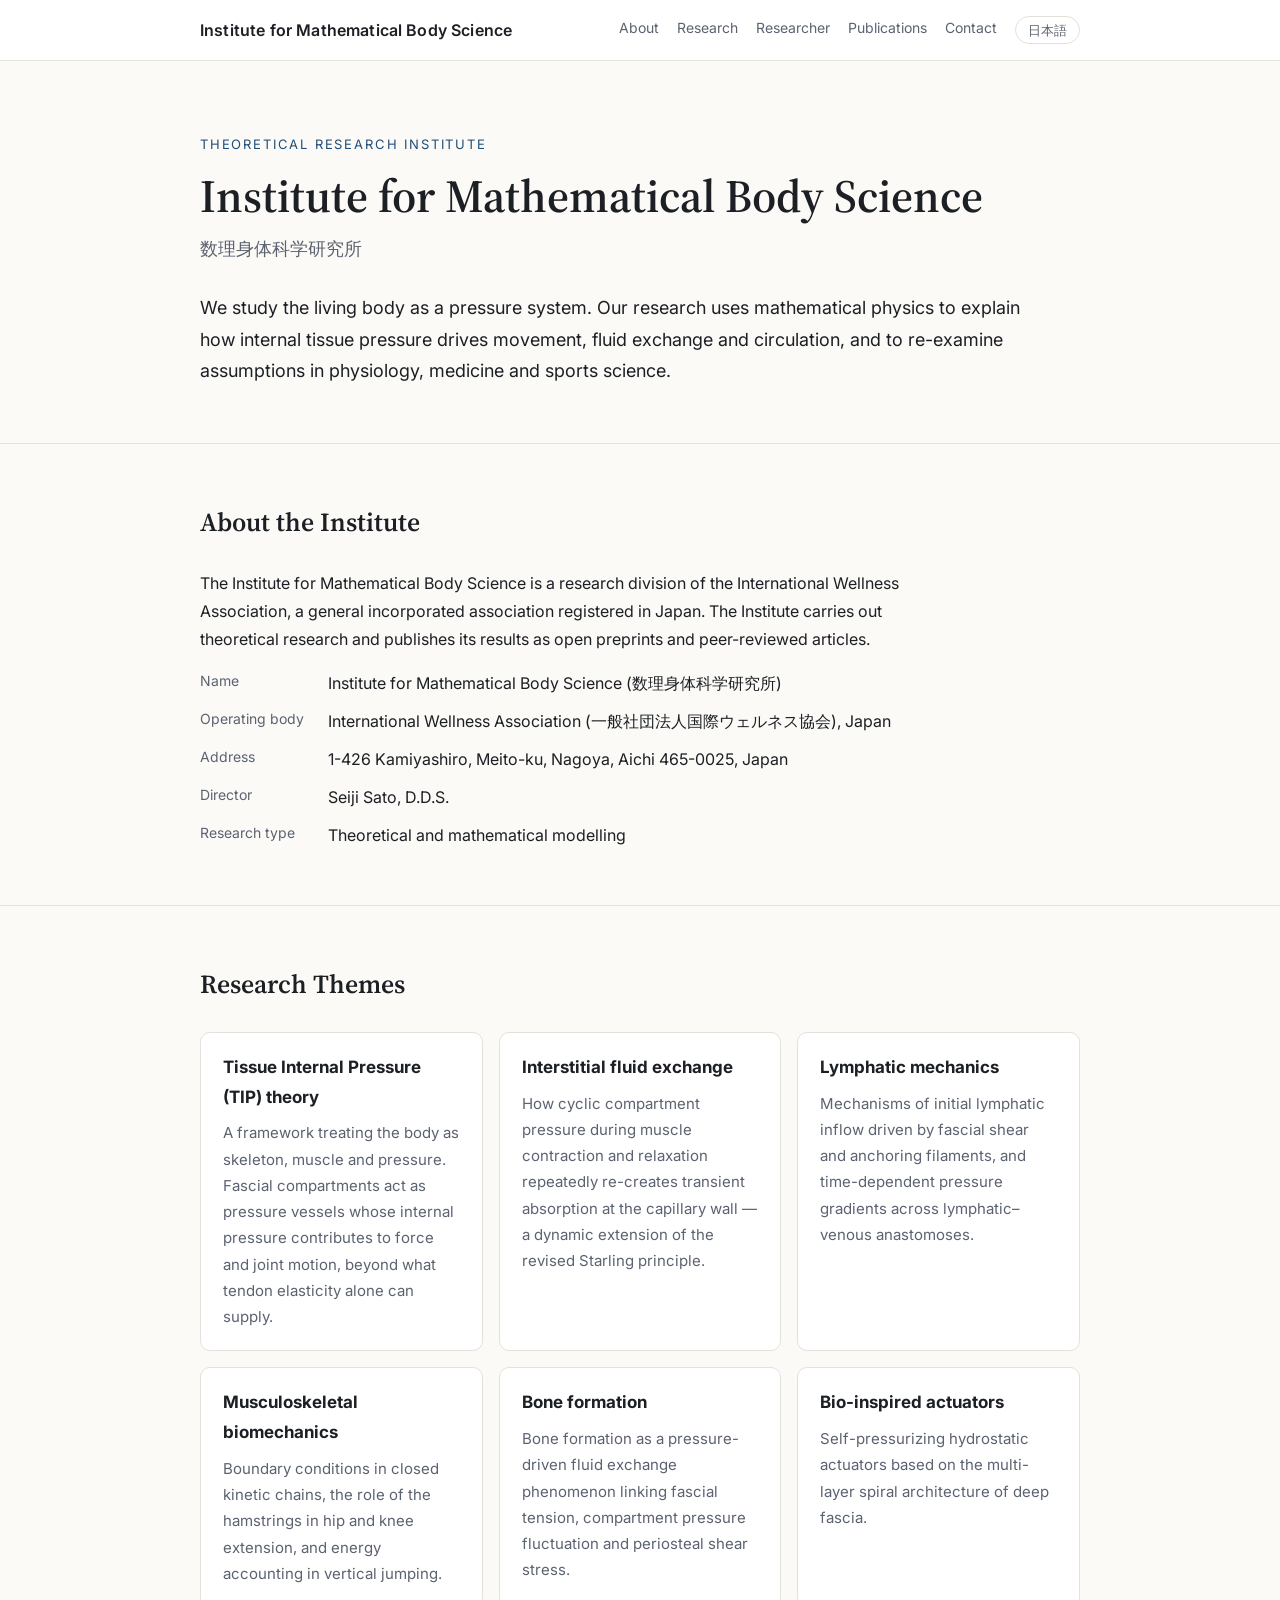
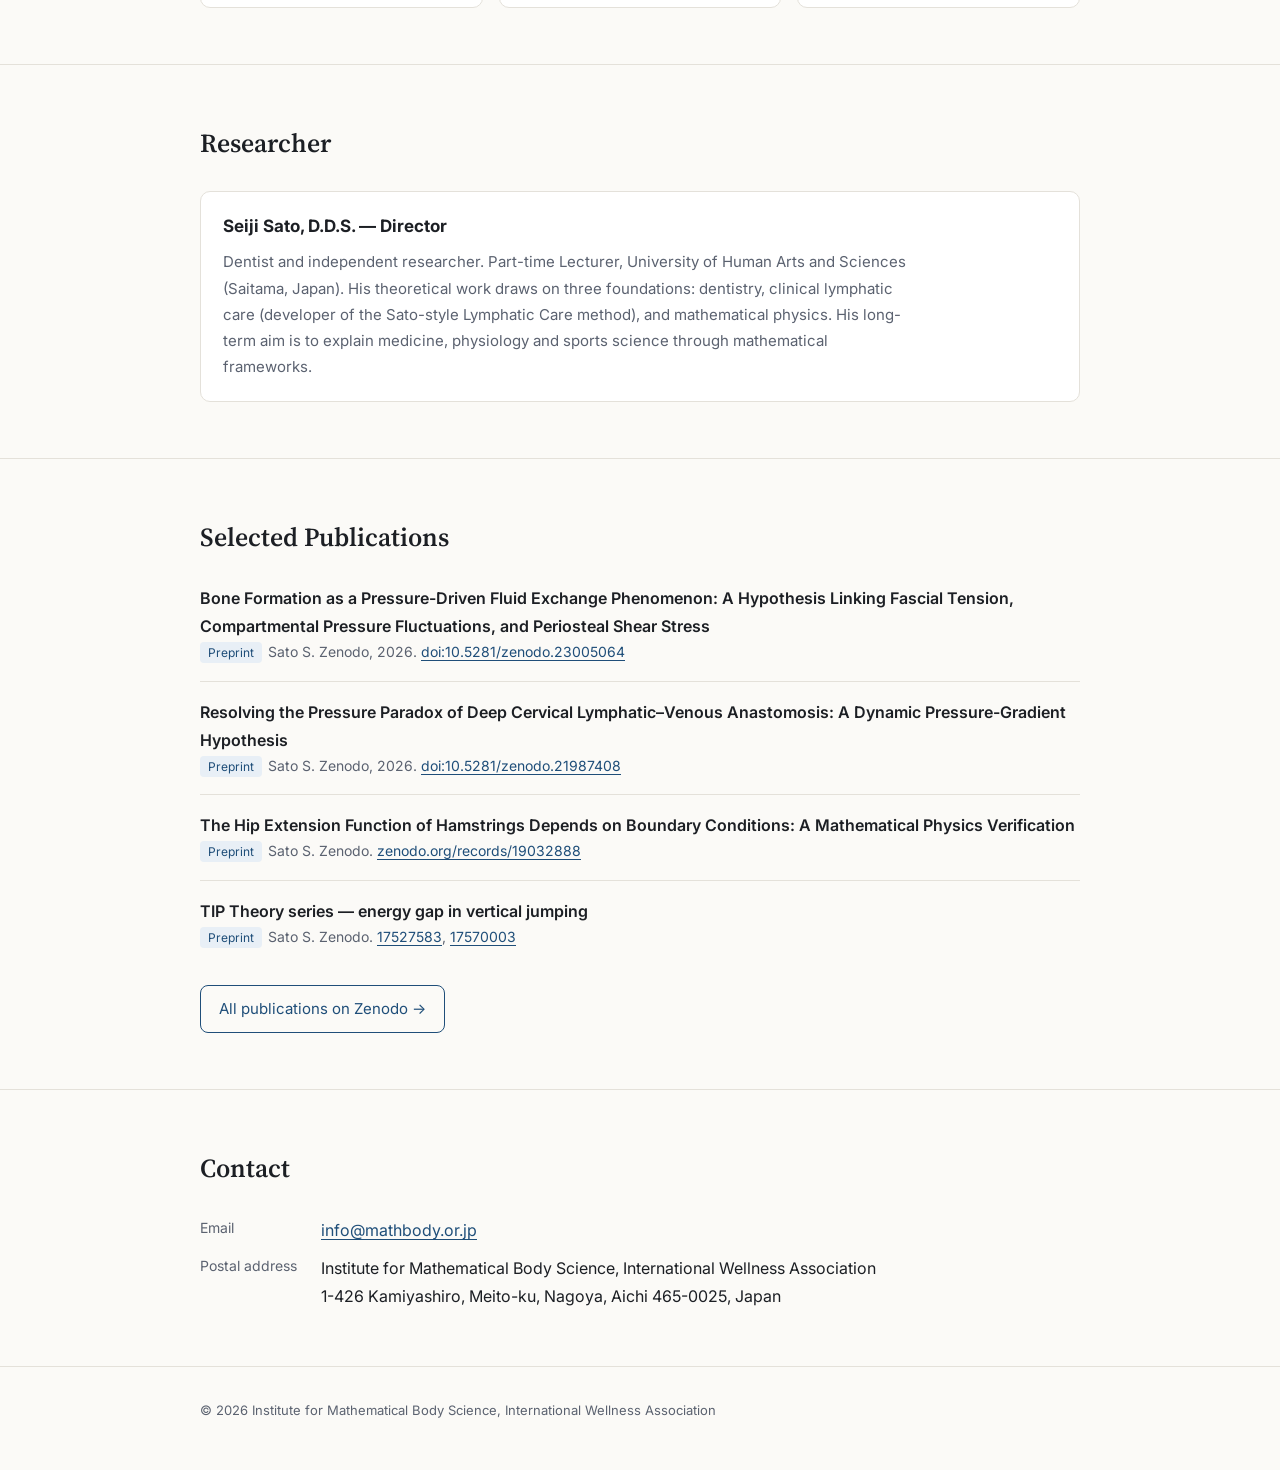
<file: index.html>
<!doctype html>
<html lang="en">
<head>
<meta charset="utf-8">
<meta name="viewport" content="width=device-width, initial-scale=1">
<title>Institute for Mathematical Body Science</title>
<meta name="description" content="Institute for Mathematical Body Science — theoretical research that explains physiology, medicine and sports science as pressure-driven physical systems.">
<link rel="alternate" hreflang="ja" href="https://mathbody.or.jp/ja/">
<link rel="alternate" hreflang="en" href="https://mathbody.or.jp/">
<link rel="preconnect" href="https://fonts.googleapis.com">
<link rel="preconnect" href="https://fonts.gstatic.com" crossorigin>
<link href="https://fonts.googleapis.com/css2?family=Inter:wght@400;600&family=Source+Serif+4:wght@600&display=swap" rel="stylesheet">
<link rel="stylesheet" href="style.css">
</head>
<body>
<header class="site">
  <div class="wrap">
    <a class="brand" href="./">Institute for Mathematical Body Science</a>
    <nav class="main">
      <a href="#about">About</a>
      <a href="#research">Research</a>
      <a href="#people">Researcher</a>
      <a href="#publications">Publications</a>
      <a href="#contact">Contact</a>
      <a class="lang" href="ja/" hreflang="ja" lang="ja">日本語</a>
    </nav>
  </div>
</header>

<main>
  <div class="hero">
    <div class="wrap">
      <p class="kicker">Theoretical research institute</p>
      <h1>Institute for Mathematical Body Science</h1>
      <p class="sub">数理身体科学研究所</p>
      <p class="lead">We study the living body as a pressure system. Our research uses mathematical physics to explain how internal tissue pressure drives movement, fluid exchange and circulation, and to re-examine assumptions in physiology, medicine and sports science.</p>
    </div>
  </div>

  <section id="about">
    <div class="wrap">
      <h2>About the Institute</h2>
      <p>The Institute for Mathematical Body Science is a research division of the International Wellness Association, a general incorporated association registered in Japan. The Institute carries out theoretical research and publishes its results as open preprints and peer-reviewed articles.</p>
      <dl class="facts">
        <dt>Name</dt><dd>Institute for Mathematical Body Science (数理身体科学研究所)</dd>
        <dt>Operating body</dt><dd>International Wellness Association (一般社団法人国際ウェルネス協会), Japan</dd>
        <dt>Address</dt><dd>1-426 Kamiyashiro, Meito-ku, Nagoya, Aichi 465-0025, Japan</dd>
        <dt>Director</dt><dd>Seiji Sato, D.D.S.</dd>
        <dt>Research type</dt><dd>Theoretical and mathematical modelling</dd>
      </dl>
    </div>
  </section>

  <section id="research">
    <div class="wrap">
      <h2>Research Themes</h2>
      <div class="grid">
        <div class="card">
          <h3>Tissue Internal Pressure (TIP) theory</h3>
          <p>A framework treating the body as skeleton, muscle and pressure. Fascial compartments act as pressure vessels whose internal pressure contributes to force and joint motion, beyond what tendon elasticity alone can supply.</p>
        </div>
        <div class="card">
          <h3>Interstitial fluid exchange</h3>
          <p>How cyclic compartment pressure during muscle contraction and relaxation repeatedly re-creates transient absorption at the capillary wall — a dynamic extension of the revised Starling principle.</p>
        </div>
        <div class="card">
          <h3>Lymphatic mechanics</h3>
          <p>Mechanisms of initial lymphatic inflow driven by fascial shear and anchoring filaments, and time-dependent pressure gradients across lymphatic–venous anastomoses.</p>
        </div>
        <div class="card">
          <h3>Musculoskeletal biomechanics</h3>
          <p>Boundary conditions in closed kinetic chains, the role of the hamstrings in hip and knee extension, and energy accounting in vertical jumping.</p>
        </div>
        <div class="card">
          <h3>Bone formation</h3>
          <p>Bone formation as a pressure-driven fluid exchange phenomenon linking fascial tension, compartment pressure fluctuation and periosteal shear stress.</p>
        </div>
        <div class="card">
          <h3>Bio-inspired actuators</h3>
          <p>Self-pressurizing hydrostatic actuators based on the multi-layer spiral architecture of deep fascia.</p>
        </div>
      </div>
    </div>
  </section>

  <section id="people">
    <div class="wrap">
      <h2>Researcher</h2>
      <div class="card">
        <h3>Seiji Sato, D.D.S. — Director</h3>
        <p>Dentist and independent researcher. Part-time Lecturer, University of Human Arts and Sciences (Saitama, Japan). His theoretical work draws on three foundations: dentistry, clinical lymphatic care (developer of the Sato-style Lymphatic Care method), and mathematical physics. His long-term aim is to explain medicine, physiology and sports science through mathematical frameworks.</p>
      </div>
    </div>
  </section>

  <section id="publications">
    <div class="wrap">
      <h2>Selected Publications</h2>
      <ol class="pubs">
        <li>
          <div class="pub-title">Bone Formation as a Pressure-Driven Fluid Exchange Phenomenon: A Hypothesis Linking Fascial Tension, Compartmental Pressure Fluctuations, and Periosteal Shear Stress</div>
          <div class="pub-meta"><span class="tag">Preprint</span>Sato S. Zenodo, 2026. <a href="https://doi.org/10.5281/zenodo.23005064">doi:10.5281/zenodo.23005064</a></div>
        </li>
        <li>
          <div class="pub-title">Resolving the Pressure Paradox of Deep Cervical Lymphatic–Venous Anastomosis: A Dynamic Pressure-Gradient Hypothesis</div>
          <div class="pub-meta"><span class="tag">Preprint</span>Sato S. Zenodo, 2026. <a href="https://doi.org/10.5281/zenodo.21987408">doi:10.5281/zenodo.21987408</a></div>
        </li>
        <li>
          <div class="pub-title">The Hip Extension Function of Hamstrings Depends on Boundary Conditions: A Mathematical Physics Verification</div>
          <div class="pub-meta"><span class="tag">Preprint</span>Sato S. Zenodo. <a href="https://zenodo.org/records/19032888">zenodo.org/records/19032888</a></div>
        </li>
        <li>
          <div class="pub-title">TIP Theory series — energy gap in vertical jumping</div>
          <div class="pub-meta"><span class="tag">Preprint</span>Sato S. Zenodo. <a href="https://zenodo.org/records/17527583">17527583</a>, <a href="https://zenodo.org/records/17570003">17570003</a></div>
        </li>
      </ol>
      <!-- TODO: replace href with the Zenodo community URL -->
      <a class="btn" href="https://zenodo.org/search?q=creators.name%3A%22Sato%2C%20Seiji%22">All publications on Zenodo →</a>
    </div>
  </section>

  <section id="contact">
    <div class="wrap">
      <h2>Contact</h2>
      <dl class="facts">
        <dt>Email</dt><dd><a href="mailto:info@mathbody.or.jp">info@mathbody.or.jp</a></dd>
        <dt>Postal address</dt><dd>Institute for Mathematical Body Science, International Wellness Association<br>1-426 Kamiyashiro, Meito-ku, Nagoya, Aichi 465-0025, Japan</dd>
      </dl>
    </div>
  </section>
</main>

<footer>
  <div class="wrap">© 2026 Institute for Mathematical Body Science, International Wellness Association</div>
</footer>
</body>
</html>
</file>
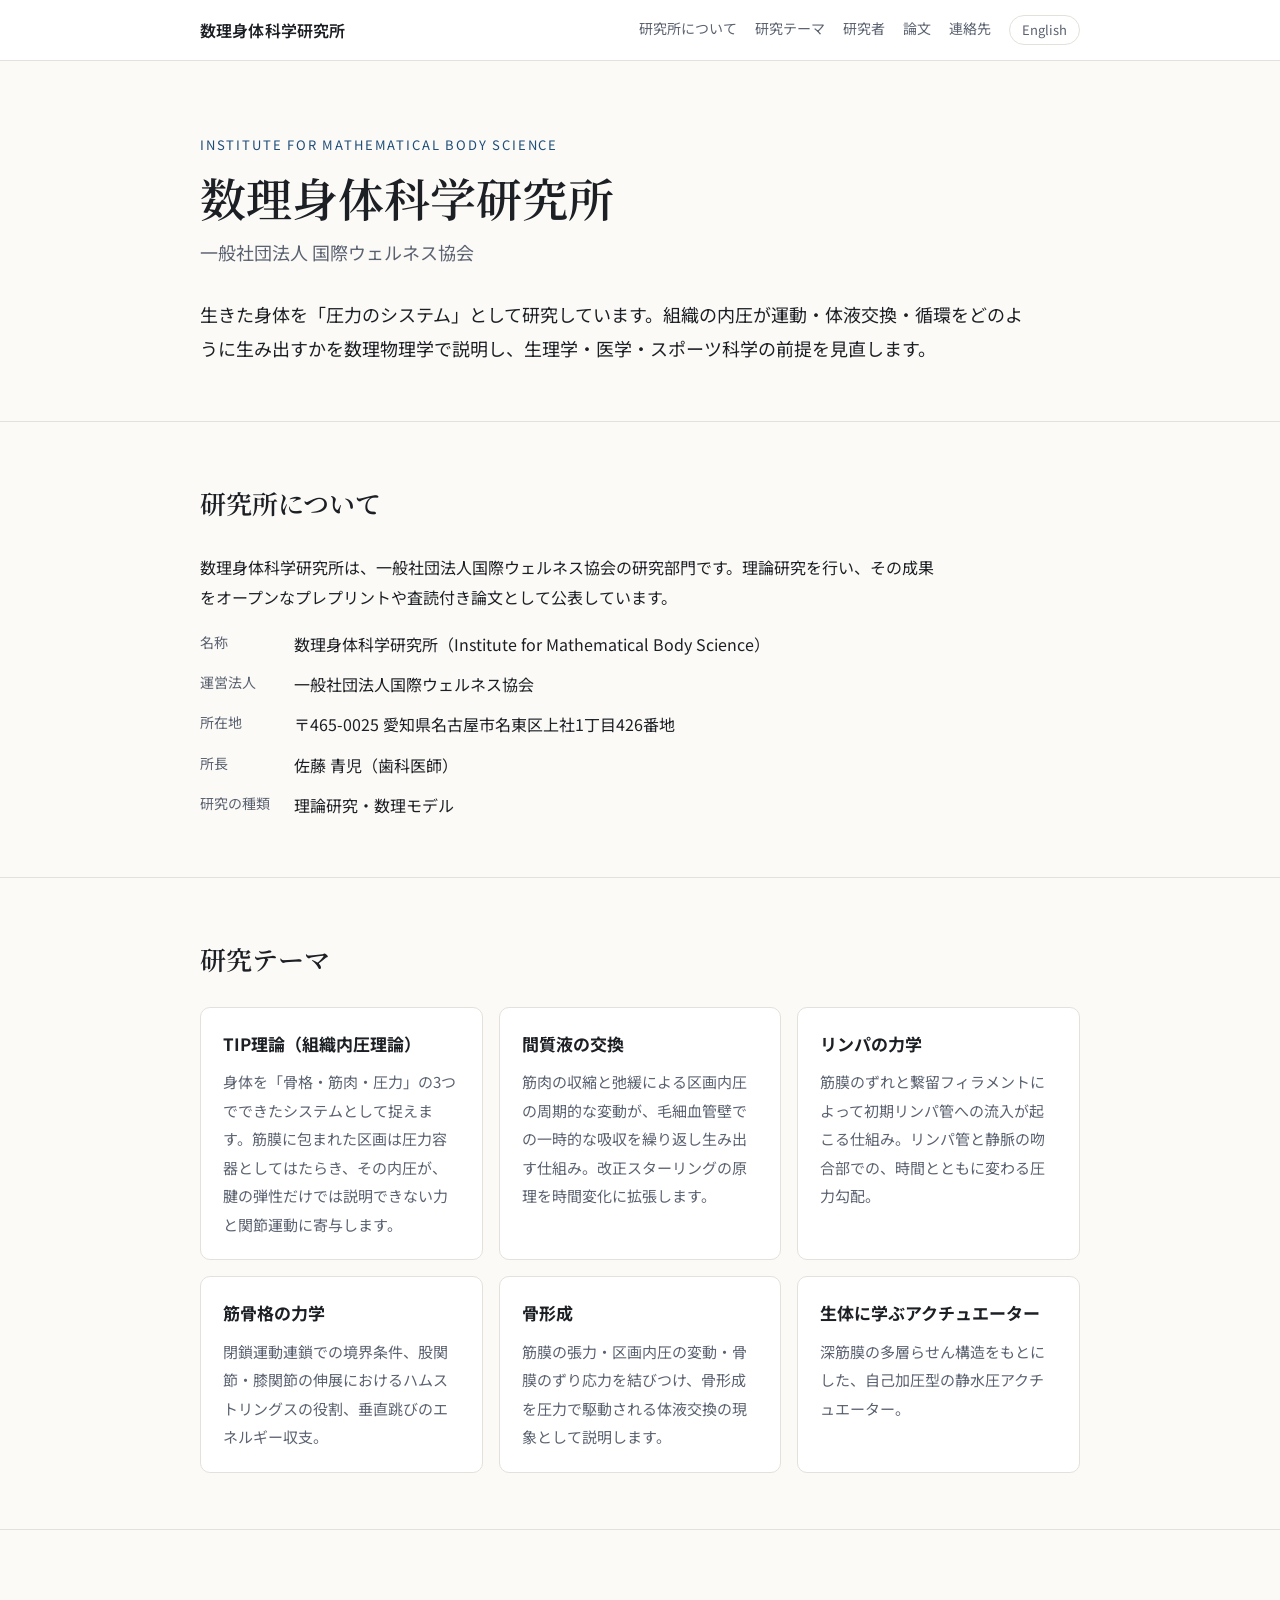
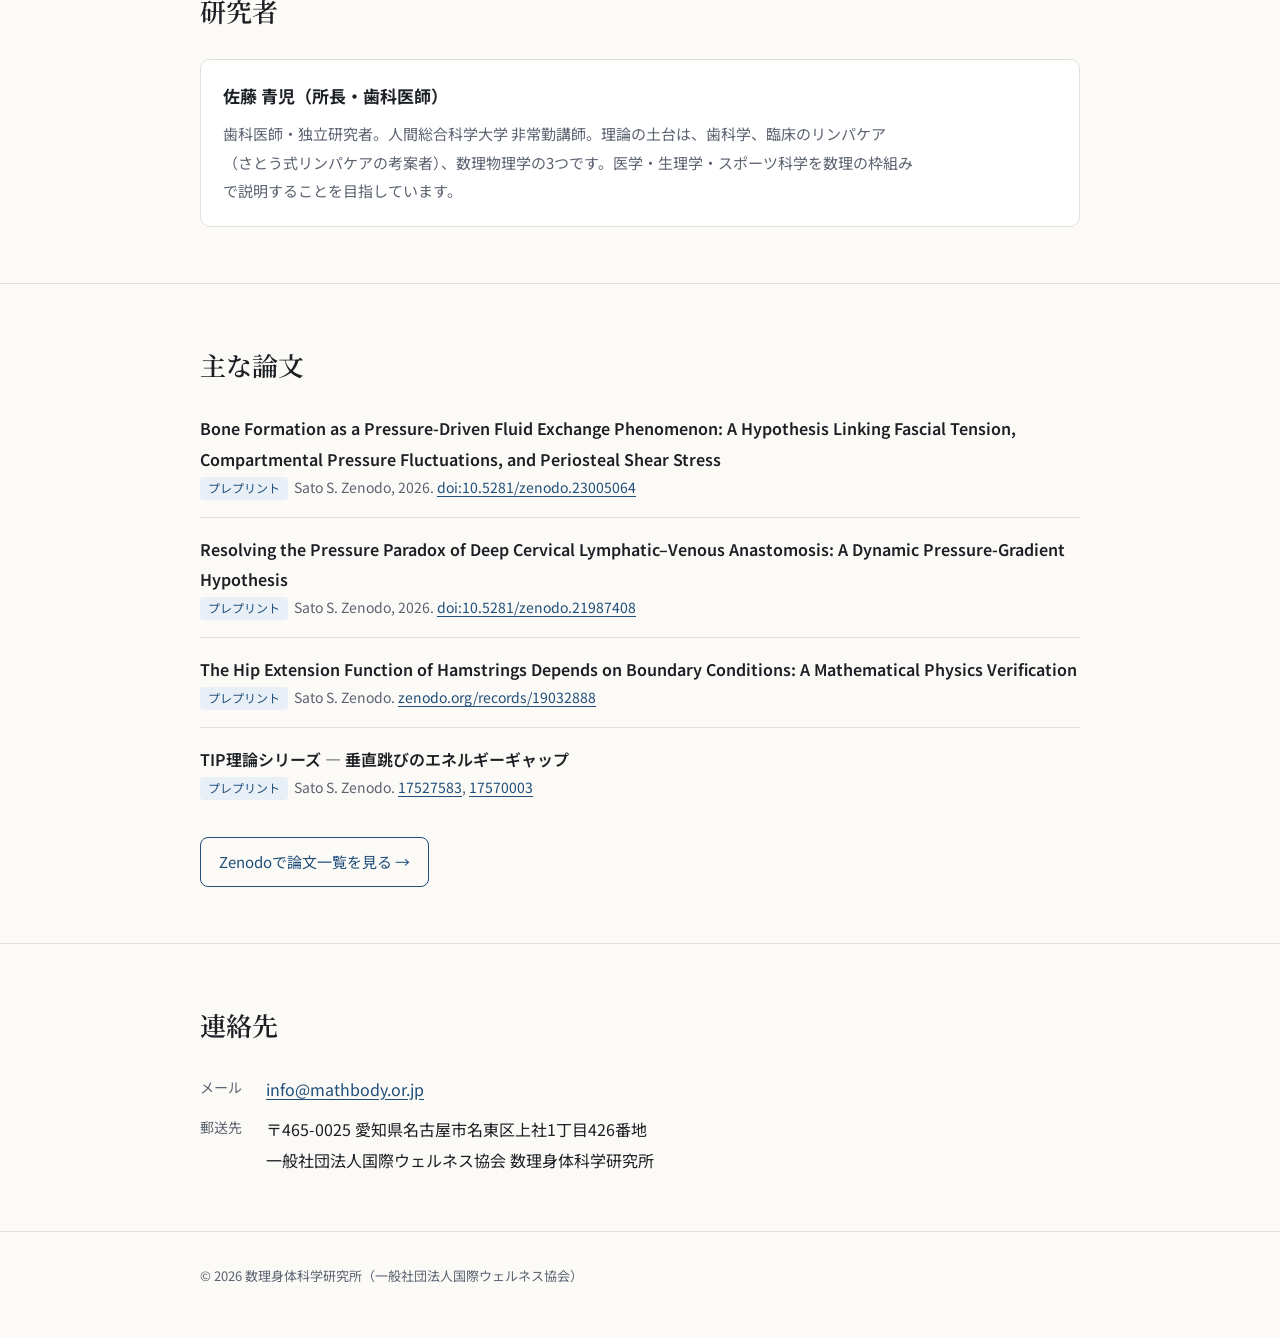
<file: ja/index.html>
<!doctype html>
<html lang="ja">
<head>
<meta charset="utf-8">
<meta name="viewport" content="width=device-width, initial-scale=1">
<title>数理身体科学研究所</title>
<meta name="description" content="数理身体科学研究所 — 生理学・医学・スポーツ科学を、圧力で動く物理システムとして数理的に説明する理論研究機関。">
<link rel="alternate" hreflang="en" href="https://mathbody.or.jp/">
<link rel="alternate" hreflang="ja" href="https://mathbody.or.jp/ja/">
<link rel="preconnect" href="https://fonts.googleapis.com">
<link rel="preconnect" href="https://fonts.gstatic.com" crossorigin>
<link href="https://fonts.googleapis.com/css2?family=Noto+Sans+JP:wght@400;600&family=Noto+Serif+JP:wght@600&display=swap" rel="stylesheet">
<link rel="stylesheet" href="../style.css">
</head>
<body>
<header class="site">
  <div class="wrap">
    <a class="brand" href="./">数理身体科学研究所</a>
    <nav class="main">
      <a href="#about">研究所について</a>
      <a href="#research">研究テーマ</a>
      <a href="#people">研究者</a>
      <a href="#publications">論文</a>
      <a href="#contact">連絡先</a>
      <a class="lang" href="../" hreflang="en" lang="en">English</a>
    </nav>
  </div>
</header>

<main>
  <div class="hero">
    <div class="wrap">
      <p class="kicker">Institute for Mathematical Body Science</p>
      <h1>数理身体科学研究所</h1>
      <p class="sub">一般社団法人 国際ウェルネス協会</p>
      <p class="lead">生きた身体を「圧力のシステム」として研究しています。組織の内圧が運動・体液交換・循環をどのように生み出すかを数理物理学で説明し、生理学・医学・スポーツ科学の前提を見直します。</p>
    </div>
  </div>

  <section id="about">
    <div class="wrap">
      <h2>研究所について</h2>
      <p>数理身体科学研究所は、一般社団法人国際ウェルネス協会の研究部門です。理論研究を行い、その成果をオープンなプレプリントや査読付き論文として公表しています。</p>
      <dl class="facts">
        <dt>名称</dt><dd>数理身体科学研究所（Institute for Mathematical Body Science）</dd>
        <dt>運営法人</dt><dd>一般社団法人国際ウェルネス協会</dd>
        <dt>所在地</dt><dd>〒465-0025 愛知県名古屋市名東区上社1丁目426番地</dd>
        <dt>所長</dt><dd>佐藤 青児（歯科医師）</dd>
        <dt>研究の種類</dt><dd>理論研究・数理モデル</dd>
      </dl>
    </div>
  </section>

  <section id="research">
    <div class="wrap">
      <h2>研究テーマ</h2>
      <div class="grid">
        <div class="card">
          <h3>TIP理論（組織内圧理論）</h3>
          <p>身体を「骨格・筋肉・圧力」の3つでできたシステムとして捉えます。筋膜に包まれた区画は圧力容器としてはたらき、その内圧が、腱の弾性だけでは説明できない力と関節運動に寄与します。</p>
        </div>
        <div class="card">
          <h3>間質液の交換</h3>
          <p>筋肉の収縮と弛緩による区画内圧の周期的な変動が、毛細血管壁での一時的な吸収を繰り返し生み出す仕組み。改正スターリングの原理を時間変化に拡張します。</p>
        </div>
        <div class="card">
          <h3>リンパの力学</h3>
          <p>筋膜のずれと繋留フィラメントによって初期リンパ管への流入が起こる仕組み。リンパ管と静脈の吻合部での、時間とともに変わる圧力勾配。</p>
        </div>
        <div class="card">
          <h3>筋骨格の力学</h3>
          <p>閉鎖運動連鎖での境界条件、股関節・膝関節の伸展におけるハムストリングスの役割、垂直跳びのエネルギー収支。</p>
        </div>
        <div class="card">
          <h3>骨形成</h3>
          <p>筋膜の張力・区画内圧の変動・骨膜のずり応力を結びつけ、骨形成を圧力で駆動される体液交換の現象として説明します。</p>
        </div>
        <div class="card">
          <h3>生体に学ぶアクチュエーター</h3>
          <p>深筋膜の多層らせん構造をもとにした、自己加圧型の静水圧アクチュエーター。</p>
        </div>
      </div>
    </div>
  </section>

  <section id="people">
    <div class="wrap">
      <h2>研究者</h2>
      <div class="card">
        <h3>佐藤 青児（所長・歯科医師）</h3>
        <p>歯科医師・独立研究者。人間総合科学大学 非常勤講師。理論の土台は、歯科学、臨床のリンパケア（さとう式リンパケアの考案者）、数理物理学の3つです。医学・生理学・スポーツ科学を数理の枠組みで説明することを目指しています。</p>
      </div>
    </div>
  </section>

  <section id="publications">
    <div class="wrap">
      <h2>主な論文</h2>
      <ol class="pubs">
        <li>
          <div class="pub-title">Bone Formation as a Pressure-Driven Fluid Exchange Phenomenon: A Hypothesis Linking Fascial Tension, Compartmental Pressure Fluctuations, and Periosteal Shear Stress</div>
          <div class="pub-meta"><span class="tag">プレプリント</span>Sato S. Zenodo, 2026. <a href="https://doi.org/10.5281/zenodo.23005064">doi:10.5281/zenodo.23005064</a></div>
        </li>
        <li>
          <div class="pub-title">Resolving the Pressure Paradox of Deep Cervical Lymphatic–Venous Anastomosis: A Dynamic Pressure-Gradient Hypothesis</div>
          <div class="pub-meta"><span class="tag">プレプリント</span>Sato S. Zenodo, 2026. <a href="https://doi.org/10.5281/zenodo.21987408">doi:10.5281/zenodo.21987408</a></div>
        </li>
        <li>
          <div class="pub-title">The Hip Extension Function of Hamstrings Depends on Boundary Conditions: A Mathematical Physics Verification</div>
          <div class="pub-meta"><span class="tag">プレプリント</span>Sato S. Zenodo. <a href="https://zenodo.org/records/19032888">zenodo.org/records/19032888</a></div>
        </li>
        <li>
          <div class="pub-title">TIP理論シリーズ — 垂直跳びのエネルギーギャップ</div>
          <div class="pub-meta"><span class="tag">プレプリント</span>Sato S. Zenodo. <a href="https://zenodo.org/records/17527583">17527583</a>, <a href="https://zenodo.org/records/17570003">17570003</a></div>
        </li>
      </ol>
      <!-- TODO: Zenodoコミュニティのアドレスに差し替える -->
      <a class="btn" href="https://zenodo.org/search?q=creators.name%3A%22Sato%2C%20Seiji%22">Zenodoで論文一覧を見る →</a>
    </div>
  </section>

  <section id="contact">
    <div class="wrap">
      <h2>連絡先</h2>
      <dl class="facts">
        <dt>メール</dt><dd><a href="mailto:info@mathbody.or.jp">info@mathbody.or.jp</a></dd>
        <dt>郵送先</dt><dd>〒465-0025 愛知県名古屋市名東区上社1丁目426番地<br>一般社団法人国際ウェルネス協会 数理身体科学研究所</dd>
      </dl>
    </div>
  </section>
</main>

<footer>
  <div class="wrap">© 2026 数理身体科学研究所（一般社団法人国際ウェルネス協会）</div>
</footer>
</body>
</html>
</file>
<file: style.css>
:root {
  --bg: #fbfaf7;
  --surface: #ffffff;
  --text: #1c1f24;
  --muted: #5b6270;
  --line: #e4e1da;
  --accent: #1f4e79;
  --accent-soft: #e8eff6;
  --max: 920px;
}
@media (prefers-color-scheme: dark) {
  :root {
    --bg: #14171b;
    --surface: #1b1f24;
    --text: #e8e6e1;
    --muted: #a2a8b3;
    --line: #2c3239;
    --accent: #8fb8e0;
    --accent-soft: #1e2a36;
  }
}
* { box-sizing: border-box; }
html { scroll-behavior: smooth; }
body {
  margin: 0;
  background: var(--bg);
  color: var(--text);
  font-family: "Inter", "Hiragino Sans", "Noto Sans JP", "Yu Gothic", system-ui, sans-serif;
  line-height: 1.75;
  font-size: 16px;
}
:lang(ja) body, body:lang(ja) { line-height: 1.9; }
a { color: var(--accent); text-underline-offset: 3px; }
.wrap { max-width: var(--max); margin: 0 auto; padding: 0 20px; }

header.site {
  border-bottom: 1px solid var(--line);
  background: var(--surface);
  position: sticky; top: 0; z-index: 10;
}
header.site .wrap {
  display: flex; align-items: center; justify-content: space-between;
  gap: 16px; min-height: 60px; flex-wrap: wrap;
}
.brand { font-weight: 600; text-decoration: none; color: var(--text); letter-spacing: .01em; }
nav.main { display: flex; gap: 18px; flex-wrap: wrap; font-size: 14px; }
nav.main a { color: var(--muted); text-decoration: none; }
nav.main a:hover { color: var(--accent); }
.lang { font-size: 13px; border: 1px solid var(--line); border-radius: 999px; padding: 2px 12px; text-decoration: none; }

.hero { padding: 72px 0 56px; border-bottom: 1px solid var(--line); }
.hero .kicker { color: var(--accent); font-size: 13px; letter-spacing: .14em; text-transform: uppercase; margin: 0 0 12px; }
.hero h1 { font-family: "Source Serif 4", "Noto Serif JP", Georgia, serif; font-weight: 600; font-size: clamp(30px, 5vw, 46px); line-height: 1.2; margin: 0 0 10px; }
.hero .sub { font-size: 18px; color: var(--muted); margin: 0 0 28px; }
.hero .lead { font-size: 18px; max-width: 46em; margin: 0; }

section { padding: 56px 0; border-bottom: 1px solid var(--line); }
section h2 { font-family: "Source Serif 4", "Noto Serif JP", Georgia, serif; font-size: 26px; font-weight: 600; margin: 0 0 24px; }
section p { max-width: 46em; }

.grid { display: grid; grid-template-columns: repeat(auto-fit, minmax(260px, 1fr)); gap: 16px; }
.card { background: var(--surface); border: 1px solid var(--line); border-radius: 10px; padding: 20px 22px; }
.card h3 { font-size: 17px; margin: 0 0 8px; }
.card p { margin: 0; color: var(--muted); font-size: 15px; }

dl.facts { display: grid; grid-template-columns: max-content 1fr; gap: 10px 24px; margin: 0; }
dl.facts dt { color: var(--muted); font-size: 14px; }
dl.facts dd { margin: 0; }
@media (max-width: 560px) {
  dl.facts { grid-template-columns: 1fr; gap: 2px; }
  dl.facts dd { margin-bottom: 12px; }
}

ol.pubs { list-style: none; padding: 0; margin: 0; counter-reset: p; }
ol.pubs li { padding: 16px 0; border-top: 1px solid var(--line); }
ol.pubs li:first-child { border-top: 0; padding-top: 0; }
.pub-title { font-weight: 600; }
.pub-meta { color: var(--muted); font-size: 14px; }
.tag { display: inline-block; font-size: 12px; background: var(--accent-soft); color: var(--accent); border-radius: 4px; padding: 0 8px; margin-right: 6px; }

.btn { display: inline-block; margin-top: 20px; padding: 10px 18px; border: 1px solid var(--accent); border-radius: 8px; text-decoration: none; font-size: 15px; }
.btn:hover { background: var(--accent-soft); }

footer { padding: 32px 0 48px; color: var(--muted); font-size: 13px; }
</file>
